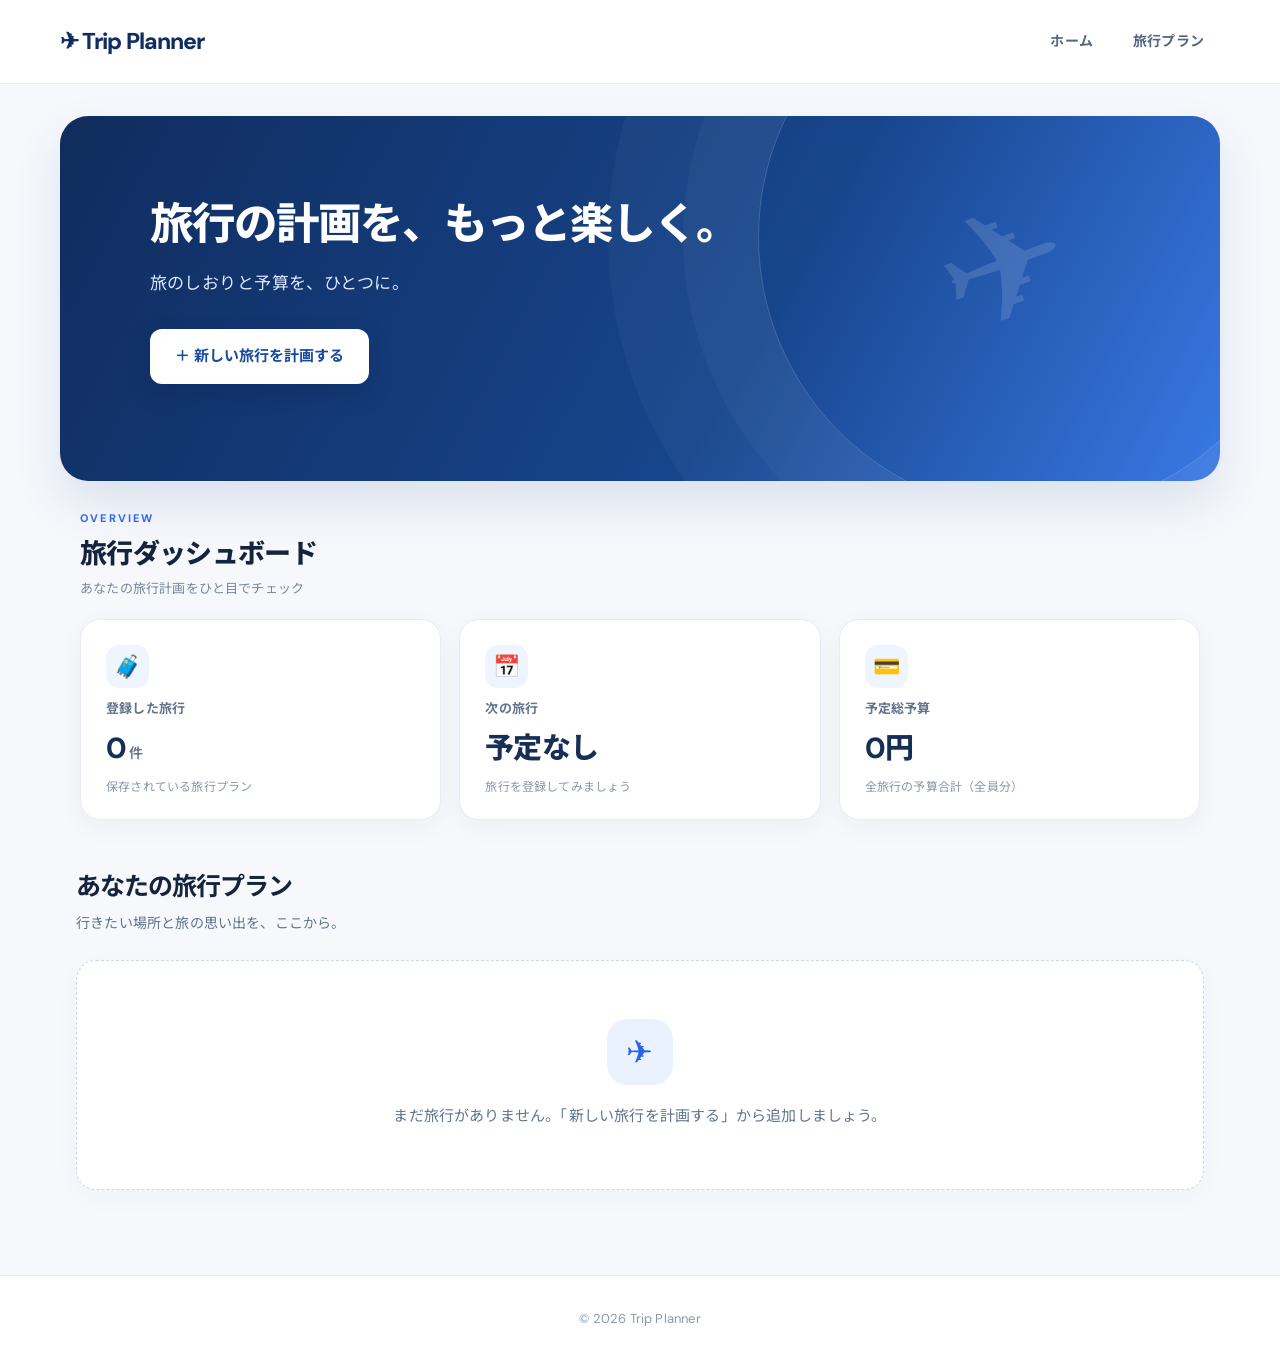
<file: index.html>
<!DOCTYPE html>
<html lang="ja">
<head>
  <meta charset="UTF-8">
  <meta name="viewport" content="width=device-width, initial-scale=1.0">
  <title>Trip Planner | 旅のしおり・予算管理</title>
  <link rel="preconnect" href="https://fonts.googleapis.com">
  <link rel="preconnect" href="https://fonts.gstatic.com" crossorigin>
  <link href="https://fonts.googleapis.com/css2?family=DM+Sans:wght@400;500;600;700;800&family=Noto+Sans+JP:wght@400;500;600;700;800&display=swap" rel="stylesheet">
  <link rel="stylesheet" href="style.css">
  <link rel="stylesheet" href="modern.css">
  <link rel="stylesheet" href="dashboard.css">
</head>
<body>
  <header class="header"><h1>✈ Trip Planner</h1><nav><a href="#home" id="home-link">ホーム</a><a href="#trips" id="trips-link">旅行プラン</a></nav></header>
  <main>
    <div id="home-view">
      <section class="hero" id="home"><h2>旅行の計画を、もっと楽しく。</h2><p>旅のしおりと予算を、ひとつに。</p><button type="button" id="open-form">＋ 新しい旅行を計画する</button></section>
      <section class="dashboard" aria-label="旅行ダッシュボード">
        <div class="dashboard-heading"><div><span class="dashboard-eyebrow">OVERVIEW</span><h2>旅行ダッシュボード</h2><p>あなたの旅行計画をひと目でチェック</p></div></div>
        <div class="dashboard-grid">
          <article class="dashboard-stat"><span class="dashboard-icon" aria-hidden="true">🧳</span><span class="dashboard-label">登録した旅行</span><strong id="dashboard-count">0<span class="dashboard-unit"> 件</span></strong><small>保存されている旅行プラン</small></article>
          <article class="dashboard-stat"><span class="dashboard-icon" aria-hidden="true">📅</span><span class="dashboard-label">次の旅行</span><strong id="dashboard-next">未登録</strong><small id="dashboard-next-date">旅行を登録してみましょう</small></article>
          <article class="dashboard-stat"><span class="dashboard-icon" aria-hidden="true">💳</span><span class="dashboard-label">予定総予算</span><strong id="dashboard-budget">0円</strong><small>全旅行の予算合計（全員分）</small></article>
        </div>
      </section>
      <section class="trips" id="trips"><h2>あなたの旅行プラン</h2><p class="muted">行きたい場所と旅の思い出を、ここから。</p><div id="trip-list" class="trip-list"></div></section>
    </div>
    <section id="detail-view" class="detail-view" hidden>
      <button type="button" id="back-home" class="text-button">← 旅行一覧へ戻る</button>
      <div class="detail-heading"><h2 id="detail-title"></h2><p id="detail-subtitle" class="muted"></p></div>
      <div class="tabs" role="group" aria-label="表示切り替え"><button type="button" id="tab-itinerary" class="tab active">旅のしおり</button><button type="button" id="tab-budget" class="tab">予算管理</button></div>
      <section id="itinerary-panel"><div id="day-tabs" class="day-tabs"></div><div class="section-row"><h3 id="selected-day-title">旅程</h3><button type="button" id="add-event">＋ 旅程を追加する</button></div><div id="event-list" class="event-list"></div></section>
      <section id="budget-panel" hidden><div class="budget-overview"><div class="stat stat-total"><span>旅行全体の総予算</span><strong id="budget-total"></strong><small id="budget-total-formula"></small></div><div class="stat"><span>旅行人数</span><strong id="budget-people"></strong></div><div class="stat"><span>1人あたりの旅行予算</span><strong id="budget-per-person"></strong></div><div class="stat"><span>支出予定</span><strong id="budget-spent"></strong></div><div class="stat"><span>使える残り予算（全員分）</span><strong id="budget-remaining"></strong></div><div class="stat"><span>1人あたりの支出予定</span><strong id="budget-spent-per-person"></strong></div><div class="stat"><span>1人あたりの残り予算</span><strong id="budget-remaining-per-person"></strong></div></div><div class="progress"><div id="budget-progress"></div></div><p id="budget-percent" class="muted"></p><h3>費用の内訳</h3><div id="budget-breakdown"></div><p class="muted">旅のしおりで費用を入力すると、自動で集計されます。</p></section>
    </section>
  </main>
  <footer>© 2026 Trip Planner</footer>
  <dialog id="trip-dialog" class="modal"><form id="trip-form"><div class="modal-heading"><h2 id="trip-form-title">新しい旅行を作成</h2><button type="button" class="close-button" id="close-trip" aria-label="閉じる">×</button></div><label for="trip-name">旅行名</label><input id="trip-name" required maxlength="60" placeholder="例：大分温泉旅行"><label for="trip-destination">旅行先</label><input id="trip-destination" required maxlength="100" placeholder="例：大分県 別府市"><div class="two-cols"><div><label for="start-date">出発日</label><input id="start-date" type="date" required></div><div><label for="end-date">帰宅日</label><input id="end-date" type="date" required></div></div><label for="trip-people">旅行人数</label><input id="trip-people" type="number" min="1" max="100" step="1" value="1" required><label for="trip-budget">1人あたりの旅行予算（円）</label><input id="trip-budget" type="number" min="0" max="999999999" step="1" required placeholder="例：20000"><div class="budget-preview"><span>旅行全体の総予算（自動計算）</span><strong id="trip-budget-preview">0円</strong><small id="trip-budget-formula">予算 × 人数</small></div><p class="form-error" id="trip-error" role="alert"></p><button type="submit" class="full-button" id="save-trip">旅行プランを作成する</button></form></dialog>
  <dialog id="event-dialog" class="modal"><form id="event-form"><div class="modal-heading"><h2 id="event-form-title">旅程を追加</h2><button type="button" class="close-button" id="close-event" aria-label="閉じる">×</button></div><label for="event-date">日付</label><select id="event-date" required></select><label for="event-time">時間</label><input id="event-time" type="time" required><label for="event-title">旅程のタイトル</label><input id="event-title" required maxlength="80" placeholder="例：とり天ランチ"><label for="event-place">場所（任意）</label><input id="event-place" maxlength="100" placeholder="例：別府駅周辺"><label for="event-category">カテゴリー</label><select id="event-category"><option value="交通費">🚃 交通費</option><option value="食費">🍽️ 食費</option><option value="宿泊費">🏨 宿泊費</option><option value="観光費">🎡 観光費</option><option value="買い物">🛍️ 買い物</option><option value="その他">📌 その他</option></select><label for="event-cost-scope">費用の入力方法</label><select id="event-cost-scope"><option value="total">全員分の合計金額</option><option value="person">1人あたりの金額</option></select><label for="event-cost">費用（円）</label><input id="event-cost" type="number" min="0" max="999999999" step="1" required value="0"><label for="event-note">メモ（任意）</label><textarea id="event-note" rows="3" maxlength="500" placeholder="予約情報・持ち物など"></textarea><p class="form-error" id="event-error" role="alert"></p><button type="submit" class="full-button" id="save-event">旅程を保存する</button></form></dialog>
  <script src="script.js"></script>
</body>
</html>
</file>
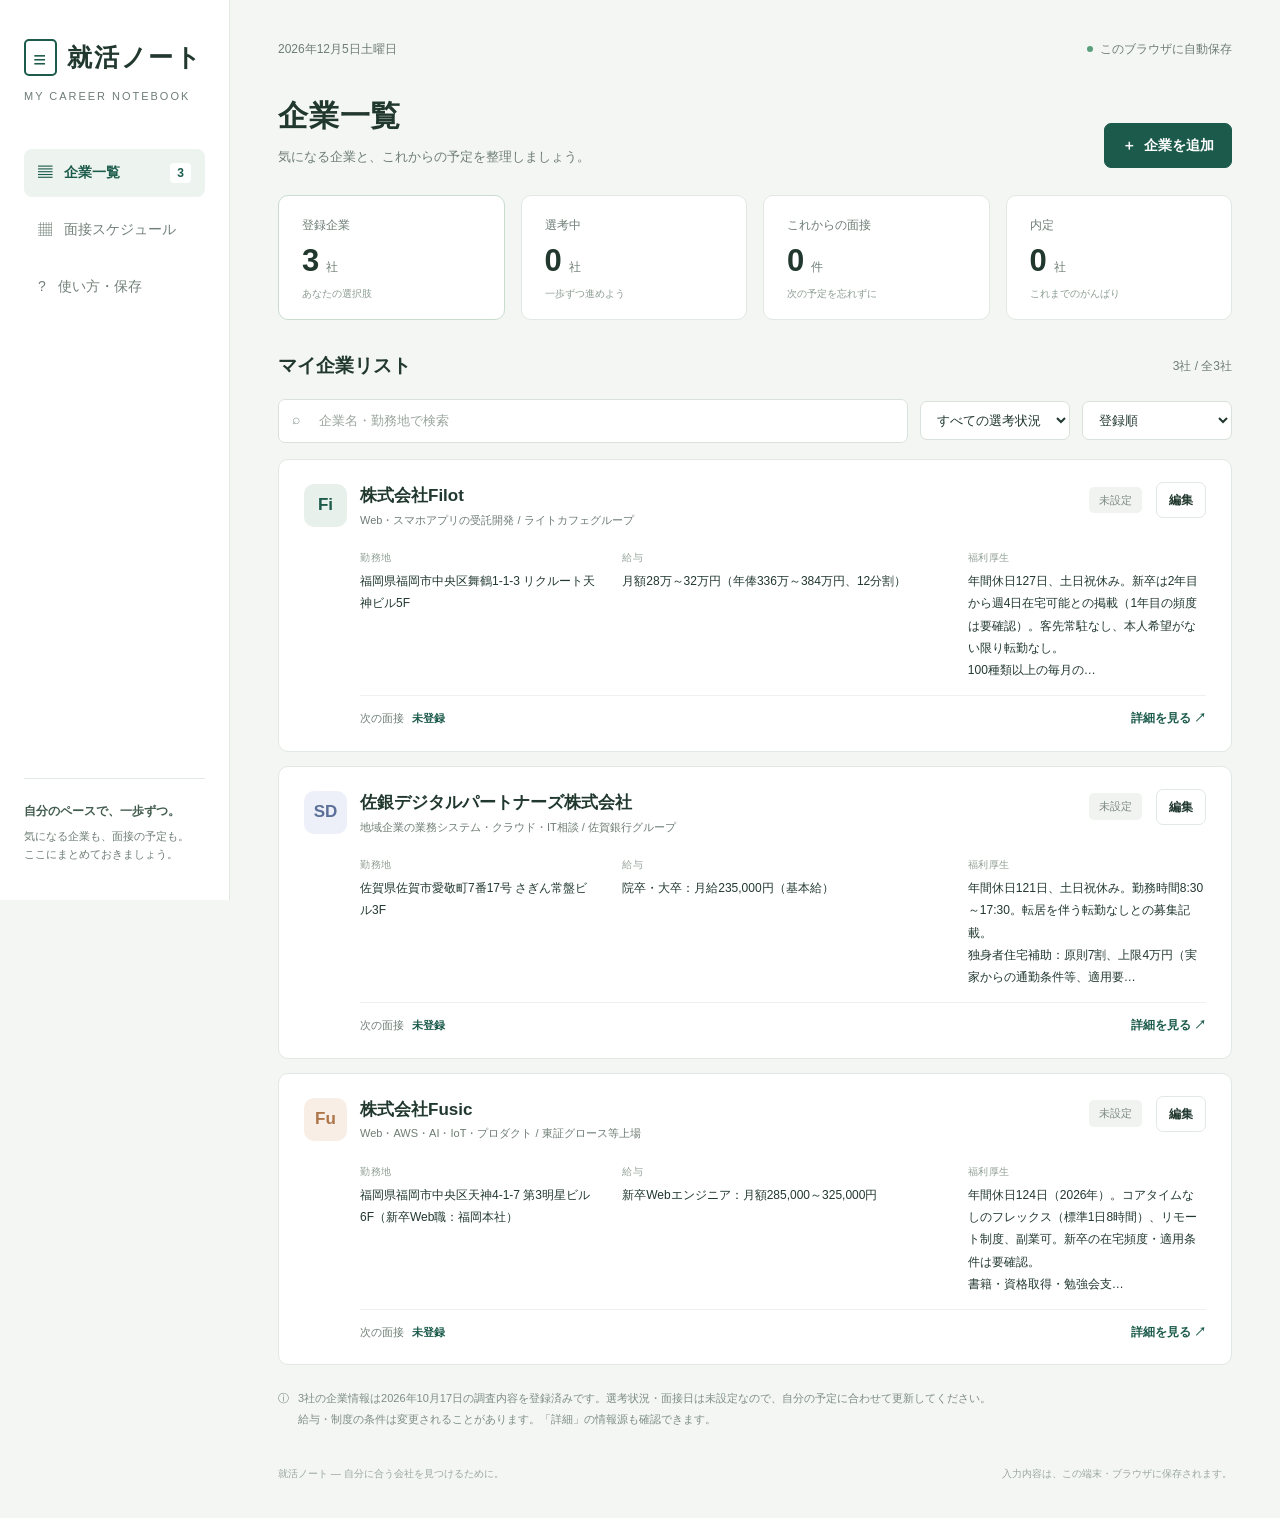
<file: job-hunt/index.html>
<!doctype html>
<html lang="ja"><head><meta charset="utf-8"><meta name="viewport" content="width=device-width,initial-scale=1"><meta name="theme-color" content="#174e45"><title>就活ノート | 企業と選考を、ひとつに。</title>
<style>
:root{--bg:#f4f6f4;--paper:#fff;--ink:#21382f;--muted:#6e7d75;--green:#1c5b4b;--line:#e2e8e3;--soft:#edf4ef;--orange:#ba7448;--blue:#467a9e}*{box-sizing:border-box}body{margin:0;font-family:"Yu Gothic","Hiragino Kaku Gothic ProN",Meiryo,sans-serif;color:var(--ink);background:var(--bg);font-size:14px;line-height:1.7}button,input,textarea,select{font:inherit}button{cursor:pointer}button:focus-visible,a:focus-visible,input:focus-visible,textarea:focus-visible,select:focus-visible{outline:3px solid #92bda1;outline-offset:3px}button:disabled{cursor:not-allowed;opacity:.5}a{color:var(--green)}.layout{display:grid;grid-template-columns:230px 1fr;min-height:100vh}.sidebar{background:#fff;border-right:1px solid var(--line);padding:36px 24px;position:sticky;top:0;height:100vh;display:flex;flex-direction:column}.brand{font-size:25px;font-weight:800;letter-spacing:.07em;display:flex;align-items:center;gap:10px}.logo{width:33px;height:37px;border:2px solid var(--green);border-radius:5px;display:inline-grid;place-items:center;color:var(--green);font-size:22px;font-weight:500}.brand-sub{font-size:11px;letter-spacing:.18em;color:var(--muted);margin:8px 0 44px}.nav{display:flex;flex-direction:column;gap:9px}.nav button{border:0;background:none;color:#718078;text-align:left;padding:12px 14px;border-radius:8px;display:flex;gap:12px;align-items:center}.nav button.active{background:var(--soft);color:var(--green);font-weight:700}.nav .count{margin-left:auto;background:#fff;border-radius:4px;padding:0 7px;font-size:12px}.side-foot{margin-top:auto;font-size:11px;color:var(--muted);border-top:1px solid var(--line);padding-top:22px}.side-foot b{display:block;color:#415b4d;font-size:12px;margin-bottom:5px}.main{max-width:1510px;width:100%;padding:39px 48px 36px}.top{display:flex;justify-content:space-between;align-items:center;color:var(--muted);font-size:12px;gap:14px}.small-logo{display:flex;align-items:center;gap:7px}.save-dot{width:6px;height:6px;background:#5a9f7c;border-radius:50%}.intro{display:flex;justify-content:space-between;align-items:flex-end;margin:34px 0 27px;gap:20px}h1{font-size:30px;line-height:1.5;letter-spacing:.025em;margin:0 0 8px}h2{font-size:19px;margin:0}p{margin:0}.intro p{color:var(--muted);font-size:13px}.btn{border:1px solid var(--line);background:#fff;border-radius:7px;padding:10px 17px;color:var(--ink);font-weight:600;display:inline-flex;gap:8px;align-items:center;justify-content:center;text-decoration:none;white-space:nowrap}.btn.primary{background:var(--green);color:#fff;border-color:var(--green)}.btn.small{font-size:12px;padding:7px 12px}.btn.danger{color:#a93d39;border-color:#e5c5c3}.btn:hover{filter:brightness(.97)}.metrics{display:grid;grid-template-columns:repeat(4,1fr);gap:16px;margin:0 0 30px}.metric{background:#fff;border:1px solid var(--line);border-radius:10px;padding:17px 23px}.metric label{font-size:12px;color:var(--muted)}.metric strong{display:block;font-size:31px;font-weight:600;line-height:1.55}.metric strong span{font-size:12px;font-weight:500;color:var(--muted);margin-left:7px}.metric:first-child{border-color:#c9ddcf}.metric .mini{font-size:10px;color:#8b9b91}.section-top{display:flex;justify-content:space-between;align-items:center;margin-bottom:16px}.section-top span{color:var(--muted);font-size:12px}.tools{display:flex;gap:12px;margin-bottom:16px;align-items:center;flex-wrap:wrap}.search{flex:1;min-width:210px;position:relative}.search span{position:absolute;left:14px;top:9px;color:#89998f}.search input{width:100%;padding-left:40px}.tools select{min-width:150px;width:auto}input,select,textarea{border:1px solid #d9e1db;border-radius:7px;background:white;color:var(--ink);padding:10px 12px;font-size:13px;width:100%}textarea{resize:vertical;min-height:100px}input::placeholder,textarea::placeholder{color:#9ba69f}.tools .btn{font-size:12px}.company-list{display:flex;flex-direction:column;gap:14px}.company{border:1px solid var(--line);border-radius:10px;background:#fff;padding:22px 25px;transition:border .15s}.company:hover{border-color:#b4cbbd}.company-head{display:flex;justify-content:space-between;gap:18px;align-items:flex-start}.co-title{display:flex;align-items:center;gap:13px}.monogram{width:43px;height:43px;display:grid;place-items:center;flex-shrink:0;font-weight:700;background:#e7f0eb;color:var(--green);border-radius:10px;font-size:17px}.company:nth-child(3n+2) .monogram{background:#edf0f8;color:#5b6f98}.company:nth-child(3n) .monogram{background:#f9eee5;color:#ad754a}.company h3{font-size:17px;margin:0;line-height:1.7}.co-sub{color:var(--muted);font-size:11px;max-width:700px}.head-actions{display:flex;align-items:center;gap:14px;flex-shrink:0}.status{font-size:11px;padding:4px 10px;border-radius:5px;background:#f1f3f1;color:#7c8981;white-space:nowrap}.status.progress{background:#edf3fc;color:#4b719e}.status.offer{background:#e5f3e9;color:#2b7750}.status.end{background:#f5eeee;color:#98726b}.company-body{display:grid;grid-template-columns:1fr 1.35fr 1fr;gap:24px;padding:20px 0 14px;margin-left:56px}.field-label{font-size:10px;letter-spacing:.05em;color:#91a095;margin-bottom:4px}.field-val{font-size:12px;white-space:pre-line;line-height:1.85;overflow-wrap:anywhere}.company-foot{margin-left:56px;border-top:1px solid #eef1ee;padding-top:12px;display:flex;justify-content:space-between;align-items:center;gap:14px;font-size:11px;color:var(--muted)}.next{display:flex;align-items:center;gap:8px;flex-wrap:wrap}.next .date{color:var(--green);font-weight:700}.next .date.overdue{color:#b15d46}.text-btn{border:0;background:none;color:var(--green);padding:0;font-size:12px;font-weight:600}.empty{padding:65px 24px;text-align:center;background:#fff;border:1px dashed #ccd8d0;border-radius:10px;color:var(--muted)}.empty h3{color:var(--ink);font-size:17px}.hint{margin-top:23px;display:flex;gap:9px;color:#7d8d83;font-size:11px;line-height:1.9}.bottom{margin-top:35px;display:flex;justify-content:space-between;gap:16px;color:#9aa79e;font-size:10px}.schedule{background:white;border:1px solid var(--line);border-radius:10px;overflow:hidden}.schedule-row{display:flex;padding:22px;gap:25px;align-items:center;border-bottom:1px solid var(--line)}.schedule-row:last-child{border:0}.dayblock{min-width:100px;color:var(--green);font-size:23px;line-height:1.4;font-weight:700}.dayblock small{font-size:12px;display:block;color:var(--muted);font-weight:400}.schedule-row .grow{flex:1}.schedule-row h3{font-size:15px;margin:0 0 5px}.schedule-row p{font-size:12px;color:var(--muted)}.badge{font-size:11px;color:#a76345;background:#f9eee7;border-radius:5px;padding:4px 8px}dialog{border:0;border-radius:14px;padding:0;width:760px;max-width:calc(100vw - 30px);max-height:92vh;box-shadow:0 25px 90px #173a3033;color:var(--ink)}dialog::backdrop{background:#17382f55;backdrop-filter:blur(3px)}.dialog-head{padding:22px 28px;display:flex;justify-content:space-between;align-items:center;border-bottom:1px solid var(--line);position:sticky;top:0;background:#fff;z-index:2}.close{background:none;border:0;font-size:25px;color:#819389;padding:0 6px}.form-body{padding:24px 28px}.grid{display:grid;grid-template-columns:1fr 1fr;gap:17px}.grid .full{grid-column:1/-1}.form-group label{display:block;font-size:12px;font-weight:700;margin-bottom:7px}.form-group label span{font-weight:400;color:#89988e;font-size:10px;margin-left:7px}.form-group small{font-size:10px;color:var(--muted);display:block;margin-top:5px}.form-footer{display:flex;justify-content:space-between;gap:10px;position:sticky;bottom:0;background:#fff;border-top:1px solid var(--line);padding:17px 28px;z-index:2}.right{display:flex;gap:10px}.detail-body{padding:25px 28px}.detail-grid{display:grid;grid-template-columns:1fr 1fr;gap:24px}.detail-item.full{grid-column:1/-1}.detail-item label{font-size:11px;color:var(--muted);display:block;margin-bottom:7px}.detail-item p{white-space:pre-wrap;overflow-wrap:anywhere;font-size:13px}.sources{border-top:1px solid var(--line);margin-top:25px;padding-top:18px;font-size:11px;color:var(--muted)}.sources a{display:block;overflow-wrap:anywhere;margin-top:7px}.help-content{padding:25px 28px;font-size:13px}.help-content h3{font-size:15px;margin:20px 0 7px}.help-content h3:first-child{margin-top:0}.help-content p{color:var(--muted)}.backup-actions{display:flex;gap:10px;margin:20px 0}.toast{position:fixed;bottom:25px;left:50%;transform:translateX(-50%);background:#243d32;color:#fff;padding:12px 25px;border-radius:8px;z-index:10;font-size:13px;box-shadow:0 5px 20px #173a3026;max-width:90vw}.banner{border:1px solid #e4b798;background:#fff3e8;color:#89502d;padding:12px 16px;border-radius:8px;margin-bottom:15px;font-size:12px}.hidden{display:none!important}.required{color:#a45035!important}.counter{font-size:11px;color:var(--muted)}@media(min-width:1500px){.main{padding-left:65px;padding-right:65px}}@media(max-width:1100px){.layout{grid-template-columns:190px 1fr}.sidebar{padding:30px 18px}.brand{font-size:21px}.main{padding:30px 25px}.company-body{grid-template-columns:1fr 1.3fr;gap:13px}.company-body>div:last-child{grid-column:1/-1}.head-actions{gap:8px}.metrics{gap:10px}.metric{padding:15px}.co-title{align-items:flex-start}}@media(max-width:720px){.layout{display:block}.sidebar{height:auto;position:static;padding:17px 20px 0;border-right:0;border-bottom:1px solid var(--line)}.brand{font-size:21px}.brand-sub,.side-foot{display:none}.nav{flex-direction:row;gap:7px;margin-top:17px}.nav button{padding:10px 7px;font-size:11px;border-radius:7px 7px 0 0;white-space:nowrap;gap:6px}.nav .count{padding:0 5px}.nav button.active{background:var(--soft)}.main{padding:22px 17px}.intro{margin-top:24px;align-items:flex-start}h1{font-size:25px}.intro p{font-size:11px}.intro .btn{padding:9px 12px;font-size:12px}.metrics{grid-template-columns:repeat(2,1fr);margin-bottom:25px}.metric{padding:12px 16px}.metric strong{font-size:26px}.metric .mini{display:none}.top{font-size:10px}.company{padding:18px 16px}.company h3{font-size:15px}.monogram{width:35px;height:35px;font-size:14px;border-radius:8px}.company-head{display:block}.head-actions{justify-content:flex-end;margin-top:10px}.company-body{margin-left:0;gap:14px;padding:16px 0}.company-foot{margin-left:0}.co-sub{font-size:10px}.tools{gap:9px}.tools .search{flex-basis:100%}.tools select{flex:1;min-width:110px}.bottom{display:block}.grid,.detail-grid{grid-template-columns:1fr}.dialog-head,.form-body,.detail-body,.help-content{padding:20px}.form-footer{padding:14px 20px}.form-footer .btn{font-size:12px;padding:8px 12px}.hint{font-size:10px}.schedule-row{gap:15px;padding:18px 14px}.dayblock{min-width:75px;font-size:20px}.schedule-row h3{font-size:13px}.schedule-row .btn{padding:6px 9px;font-size:11px}}
</style></head><body>
<div class="layout"><aside class="sidebar"><div class="brand"><span class="logo">≡</span>就活ノート</div><div class="brand-sub">MY CAREER NOTEBOOK</div><nav class="nav" aria-label="メインメニュー"><button class="active" data-view="companies"><span aria-hidden="true">▤</span>企業一覧<span class="count" id="navCount">3</span></button><button data-view="schedule"><span aria-hidden="true">▦</span>面接スケジュール</button><button id="helpBtn"><span aria-hidden="true">?</span>使い方・保存</button></nav><div class="side-foot"><b>自分のペースで、一歩ずつ。</b>気になる企業も、面接の予定も。<br>ここにまとめておきましょう。</div></aside>
<main class="main"><div class="top"><div id="today"></div><div class="small-logo"><i class="save-dot"></i><span id="saveState">このブラウザに自動保存</span></div></div><div id="storageWarning" class="banner hidden" role="alert"></div>
<div class="intro"><div><h1 id="pageTitle">企業一覧</h1><p id="pageSubtitle">気になる企業と、これからの予定を整理しましょう。</p></div><button id="addBtn" class="btn primary"><span aria-hidden="true">＋</span>企業を追加</button></div>
<div class="metrics"><div class="metric"><label>登録企業</label><strong id="total">3<span>社</span></strong><div class="mini">あなたの選択肢</div></div><div class="metric"><label>選考中</label><strong id="progress">0<span>社</span></strong><div class="mini">一歩ずつ進めよう</div></div><div class="metric"><label>これからの面接</label><strong id="upcoming">0<span>件</span></strong><div class="mini">次の予定を忘れずに</div></div><div class="metric"><label>内定</label><strong id="offers">0<span>社</span></strong><div class="mini">これまでのがんばり</div></div></div>
<section id="companiesSection"><div class="section-top"><h2>マイ企業リスト</h2><span id="resultCount"></span></div><div class="tools"><div class="search"><span aria-hidden="true">⌕</span><input id="search" aria-label="企業を検索" placeholder="企業名・勤務地で検索"></div><select id="statusFilter" aria-label="選考状況で絞り込み"><option value="">すべての選考状況</option>未設定</option><option>検討中</option><option>応募済</option><option>書類選考</option><option>適性検査</option><option>一次面接</option><option>二次面接</option><option>最終面接</option><option>内定</option><option>辞退</option><option>選考終了</option></select><select id="sort" aria-label="並び順"><option value="registered">登録順</option><option value="interview">面接日が近い順</option><option value="name">企業名順</option></select></div><div id="companyList" class="company-list"></div><div class="hint"><span aria-hidden="true">ⓘ</span><p>3社の企業情報は2026年10月17日の調査内容を登録済みです。選考状況・面接日は未設定なので、自分の予定に合わせて更新してください。<br>給与・制度の条件は変更されることがあります。「詳細」の情報源も確認できます。</p></div></section>
<section id="scheduleSection" class="hidden"><div class="section-top"><h2>登録した面接予定</h2><span>各企業の「次の面接日」を表示</span></div><div id="scheduleList"></div></section>
<footer class="bottom"><span>就活ノート — 自分に合う会社を見つけるために。</span><span>入力内容は、この端末・ブラウザに保存されます。</span></footer>
</main></div>
<dialog id="editDialog" aria-labelledby="editTitle"><form id="companyForm"><div class="dialog-head"><h2 id="editTitle">企業を追加</h2><button type="button" class="close" data-close="editDialog" aria-label="閉じる">×</button></div><div class="form-body"><div class="grid">
<div class="form-group full"><label for="name">企業名<span class="required">必須</span></label><input id="name" name="name" required maxlength="120" placeholder="株式会社〇〇"></div>
<div class="form-group full"><label for="location">勤務地</label><input id="location" name="location" maxlength="500" placeholder="福岡県福岡市中央区 など"></div>
<div class="form-group full"><label for="salary">給与<span>基本給・固定残業代・賞与など</span></label><textarea id="salary" name="salary" maxlength="4000" placeholder="月給、賞与、手当の条件など"></textarea></div>
<div class="form-group full"><label for="benefits">福利厚生</label><textarea id="benefits" name="benefits" maxlength="4000" placeholder="住宅手当、資格支援、リモートワークなど"></textarea></div>
<div class="form-group"><label for="status">選考状況</label><select id="status" name="status"><option>未設定</option><option>検討中</option><option>応募済</option><option>書類選考</option><option>適性検査</option><option>一次面接</option><option>二次面接</option><option>最終面接</option><option>内定</option><option>辞退</option><option>選考終了</option></select></div>
<div class="form-group"><label for="interview">次の面接日<span>日本時間</span></label><input type="datetime-local" id="interview" name="interview"><small>日時が決まっていなければ、空欄のままで大丈夫です。</small></div>
<div class="form-group full"><label for="memo">メモ<span>面接会場・URL・質問したいことなど</span></label><textarea id="memo" name="memo" maxlength="8000" placeholder="説明会で確認したことや、次の準備をメモ"></textarea></div>
</div></div><div class="form-footer"><button id="deleteBtn" type="button" class="btn danger hidden">企業を削除</button><span id="newHint" class="counter">後からいつでも編集できます</span><div class="right"><button type="button" class="btn" data-close="editDialog">キャンセル</button><button class="btn primary" type="submit">保存する</button></div></div></form></dialog>
<dialog id="detailDialog" aria-labelledby="detailTitle"><div class="dialog-head"><h2 id="detailTitle"></h2><button class="close" data-close="detailDialog" aria-label="閉じる">×</button></div><div id="detailBody" class="detail-body"></div><div class="form-footer"><span></span><button id="detailEdit" class="btn primary">企業情報を編集</button></div></dialog>
<dialog id="helpDialog" aria-labelledby="helpTitle"><div class="dialog-head"><h2 id="helpTitle">使い方・データの保存</h2><button class="close" data-close="helpDialog" aria-label="閉じる">×</button></div><div class="help-content"><h3>1. このページをブックマーク</h3><p>次回も同じURLを、同じブラウザで開けば使えます。特別なソフトのインストールは必要ありません。</p><h3>2. 企業を追加・編集</h3><p>右上の「企業を追加」から登録できます。登録済みの企業は「編集」から情報や選考状況を変更。「次の面接日」を入れるとスケジュールにも表示されます。</p><h3>3. ときどきバックアップ</h3><p>入力内容はこのブラウザに自動保存します。端末間の自動同期はありません。ブラウザのデータ削除や端末の変更に備えて、バックアップを保存してください。面接日時は日本時間で扱います。</p><div class="backup-actions"><button class="btn primary" id="exportBtn">バックアップを保存</button><button class="btn" id="importBtn">バックアップを読み込む</button></div><input class="hidden" id="importFile" type="file" accept=".json,application/json"><p>読み込み時は、現在の企業リストを置き換えます。必要に応じて先にバックアップを保存してください。</p><h3>企業情報について</h3><p>初期の3社は2026年10月17日の公開情報を基にしています。給与の表記は新卒向けの条件を優先し、不明な条件は「要確認」と記載しています。実際の適用条件は採用担当者に確認してください。</p></div></dialog>
<div id="toast" class="toast hidden" role="status" aria-live="polite"></div>
<script>
'use strict';
const KEY='shukatsu-notebook-v1';
const STATUSES=['未設定','検討中','応募済','書類選考','適性検査','一次面接','二次面接','最終面接','内定','辞退','選考終了'];
const ENDED=new Set(['内定','辞退','選考終了']);
const SEED=[
{id:'filot',name:'株式会社Filot',location:'福岡県福岡市中央区舞鶴1-1-3 リクルート天神ビル5F',summary:'Web・スマホアプリの受託開発 / ライトカフェグループ',salary:'月額28万～32万円（年俸336万～384万円、12分割）\n月28万円の例：基本給211,390円＋固定残業代68,610円（45時間分）。超過分は別途支給。\n賞与なし。資格手当は別途。試用期間は最大6か月で月額1万円減。',benefits:'年間休日127日、土日祝休み。新卒は2年目から週4日在宅可能との掲載（1年目の頻度は要確認）。客先常駐なし、本人希望がない限り転勤なし。\n100種類以上の毎月の資格手当、書籍・Udemy・外部研修支援、奨学金返還支援、ランチ・ジム等の補助、選択制企業型DC。交通費は月5万円まで。副業可（条件確認）。',status:'未設定',interview:'',memo:'新卒研修3か月。初期配属の開発・運用比率、昇給基準、資格手当の上限を確認したい。\nマイナビには応募受付終了の表示あり。継続中の選考や追加募集は担当者に確認。',sources:[['新卒採用データ（マイナビ2027）','https://job.mynavi.jp/27/pc/search/corp287370/recruiting_course27000124/recruiting_course.html'],['公式FAQ','https://www.filot.co.jp/faq'],['公式福利厚生','https://www.filot.co.jp/benefits']],researched:'2026-10-17'},
{id:'sagin',name:'佐銀デジタルパートナーズ株式会社',location:'佐賀県佐賀市愛敬町7番17号 さぎん常盤ビル3F',summary:'地域企業の業務システム・クラウド・IT相談 / 佐賀銀行グループ',salary:'院卒・大卒：月給235,000円（基本給）\n固定残業制度なし。時間外手当は別途。賞与年2回（6月・12月）、昇給年1回（7月）。試用期間なし。\n通勤・時間外・家族・住宅手当あり。賞与の月数は要確認。',benefits:'年間休日121日、土日祝休み。勤務時間8:30～17:30。転居を伴う転勤なしとの募集記載。\n独身者住宅補助：原則7割、上限4万円（実家からの通勤条件等、適用要件は要確認）。社会保険・組合健保、資格取得支援・報奨金。\nリモート勤務、副業、車通勤の条件は要確認。',status:'未設定',interview:'',memo:'新入社員向け外部研修約3か月＋社内OJT。総合職採用のため、SEへの配属方法を確認したい。\n住宅補助について、実家からの通勤が困難な場合などの対象要件を確認する。',sources:[['新卒採用データ（マイナビ2027）','https://job.mynavi.jp/27/pc/corpinfo/displayEmployment/index?corpId=88478&recruitingCourseId=27055353'],['公式採用情報','https://sagin-dp.jp/recruitment/'],['公式会社案内','https://sagin-dp.jp/about/']],researched:'2026-10-17'},
{id:'fusic',name:'株式会社Fusic',location:'福岡県福岡市中央区天神4-1-7 第3明星ビル6F（新卒Web職：福岡本社）',summary:'Web・AWS・AI・IoT・プロダクト / 東証グロース等上場',salary:'新卒Webエンジニア：月額285,000～325,000円\n基本給210,860～240,460円＋固定残業代74,140～84,540円（45時間分）。超過分は別途支給。\n賞与年2回の実績（6月・12月）、給与改定年2回（7月・1月）。新卒の賞与額・試用条件は要確認。',benefits:'年間休日124日（2026年）。コアタイムなしのフレックス（標準1日8時間）、リモート制度、副業可。新卒の在宅頻度・適用条件は要確認。\n書籍・資格取得・勉強会支援、技術時間確保、奨学金返済支援、引っ越し一時金、社員持株会。交通費は月5万円まで。扶養手当あり。',status:'未設定',interview:'',memo:'応募要件にプログラミング経験あり。OJTは3か月～半年が目安。挙手による案件参加や若手PMの機会を案内。\n制作物と技術学習を説明できるようにする。希望領域・若手の要件定義経験・在宅条件を確認したい。',sources:[['公式新卒Webエンジニア募集','https://fusic.co.jp/recruit/positions/14'],['公式仕事環境','https://fusic.co.jp/recruit/environments'],['公式会社概要','https://fusic.co.jp/company/outline']],researched:'2026-10-17'}];
const $=id=>document.getElementById(id);
const esc=v=>String(v??'').replace(/[&<>"']/g,c=>({'&':'&amp;','<':'&lt;','>':'&gt;','"':'&quot;',"'":'&#39;'}[c]));
const clone=v=>JSON.parse(JSON.stringify(v));
let companies=[],editing=null,detailId=null,currentView='companies',storageProblem=false,unreadableBackup=false;
function storageError(message){storageProblem=true;$('saveState').textContent='保存を確認してください';$('storageWarning').textContent=message;$('storageWarning').classList.remove('hidden');}
function load(){try{const raw=localStorage.getItem(KEY);if(raw===null){companies=clone(SEED);persist();return}companies=validateBackup(JSON.parse(raw));}catch(e){companies=clone(SEED);unreadableBackup=true;storageError('保存済みデータを読み取れませんでした。元の保存データを上書きしないよう、現在は保存を停止しています。「使い方・保存」からバックアップを確認してください。');}}
function persist(){if(unreadableBackup)return false;try{localStorage.setItem(KEY,JSON.stringify({version:1,companies}));storageProblem=false;$('saveState').textContent='このブラウザに自動保存';$('storageWarning').classList.add('hidden');return true}catch(e){storageError('ブラウザへの保存に失敗しました。画面を閉じる前に「使い方・保存」からバックアップを保存してください。');return false}}
function validateBackup(data){if(!data||data.version!==1||!Array.isArray(data.companies)||data.companies.length>2000)throw Error('このアプリのバックアップ形式ではありません。');const ids=new Set();return data.companies.map(c=>{if(!c||typeof c.id!=='string'||!c.id||c.id.length>150||ids.has(c.id))throw Error('企業IDが不正または重複しています。');ids.add(c.id);for(const [k,max] of Object.entries({name:120,location:500,salary:4000,benefits:4000,memo:8000})){if(typeof c[k]!=='string'||c[k].length>max)throw Error('企業情報の形式や文字数が不正です。');}if(!c.name.trim()||!STATUSES.includes(c.status)||typeof c.interview!=='string'||(c.interview&&!validDate(c.interview)))throw Error('企業名・選考状況・面接日を確認してください。');return {id:c.id,name:c.name,location:c.location,salary:c.salary,benefits:c.benefits,memo:c.memo,status:c.status,interview:c.interview,summary:typeof c.summary==='string'?c.summary.slice(0,500):'',researched:typeof c.researched==='string'?c.researched.slice(0,20):'',sources:Array.isArray(c.sources)?c.sources.filter(s=>Array.isArray(s)&&s.length===2&&typeof s[0]==='string'&&typeof s[1]==='string'&&/^https:\/\//.test(s[1])).slice(0,10):[]};})}
function validDate(v){if(!/^\d{4}-\d{2}-\d{2}T\d{2}:\d{2}$/.test(v))return false;let d=new Date(v+':00+09:00');return !Number.isNaN(d.getTime())&&new Intl.DateTimeFormat('sv-SE',{timeZone:'Asia/Tokyo',year:'numeric',month:'2-digit',day:'2-digit',hour:'2-digit',minute:'2-digit',hour12:false}).format(d).replace(' ','T')===v}
const stamp=v=>v?new Date(v+':00+09:00').getTime():Infinity;
function dateText(v){return new Intl.DateTimeFormat('ja-JP',{timeZone:'Asia/Tokyo',year:'numeric',month:'long',day:'numeric',weekday:'short',hour:'2-digit',minute:'2-digit'}).format(new Date(v+':00+09:00'))}
const active=c=>c.status!=='未設定'&&c.status!=='検討中'&&!ENDED.has(c.status);
function statusClass(v){return v==='内定'?'offer':(['辞退','選考終了'].includes(v)?'end':(active({status:v})?'progress':''))}
function short(v,n){v=String(v||'');return v.length>n?v.slice(0,n)+'…':v}
function label(text,value){return '<div><div class="field-label">'+esc(text)+'</div><div class="field-val">'+esc(value||'未登録')+'</div></div>'}
function render(){
$('total').innerHTML=companies.length+'<span>社</span>';$('navCount').textContent=companies.length;$('progress').innerHTML=companies.filter(active).length+'<span>社</span>';$('upcoming').innerHTML=companies.filter(c=>c.interview&&!ENDED.has(c.status)&&stamp(c.interview)>=Date.now()).length+'<span>件</span>';$('offers').innerHTML=companies.filter(c=>c.status==='内定').length+'<span>社</span>';
const q=$('search').value.trim().toLocaleLowerCase('ja'),st=$('statusFilter').value;
let list=companies.filter(c=>(!q||(c.name+' '+c.location).toLocaleLowerCase('ja').includes(q))&&(!st||c.status===st));
if($('sort').value==='interview')list.sort((a,b)=>stamp(a.interview)-stamp(b.interview));if($('sort').value==='name')list.sort((a,b)=>a.name.localeCompare(b.name,'ja'));
$('resultCount').textContent=list.length+'社 / 全'+companies.length+'社';
$('companyList').innerHTML=list.length?list.map(c=>{const past=c.interview&&stamp(c.interview)<Date.now();return '<article class="company"><div class="company-head"><div class="co-title"><span class="monogram" aria-hidden="true">'+esc(c.name.replace(/株式会社/g,'').replace('佐銀デジタルパートナーズ','SD').slice(0,2))+'</span><div><h3>'+esc(c.name)+'</h3><div class="co-sub">'+esc(c.summary||'あなたが追加した企業')+'</div></div></div><div class="head-actions"><span class="status '+statusClass(c.status)+'">'+esc(c.status)+'</span><button class="btn small" data-edit="'+esc(c.id)+'" aria-label="'+esc(c.name)+'を編集">編集</button></div></div><div class="company-body">'+label('勤務地',short(c.location,68))+label('給与',short(c.salary.split('\n')[0],85))+label('福利厚生',short(c.benefits,80))+'</div><div class="company-foot"><div class="next"><span>次の面接</span><span class="date '+(past?'overdue':'')+'">'+(c.interview?esc(dateText(c.interview))+(past?'（経過）':''):'未登録')+'</span></div><button class="text-btn" data-detail="'+esc(c.id)+'">詳細を見る ↗</button></div></article>'}).join(''):'<div class="empty"><h3>'+(companies.length?'条件に合う企業がありません':'最初の企業を登録しましょう')+'</h3><p>'+(companies.length?'検索語や選考状況を変更してください。':'「企業を追加」から、気になる会社をまとめられます。')+'</p></div>';
renderSchedule();}
function renderSchedule(){const list=companies.filter(c=>c.interview).slice().sort((a,b)=>stamp(a.interview)-stamp(b.interview));$('scheduleList').innerHTML=list.length?'<div class="schedule">'+list.map(c=>{const d=new Date(c.interview+':00+09:00'),past=stamp(c.interview)<Date.now();const monthDay=new Intl.DateTimeFormat('ja-JP',{timeZone:'Asia/Tokyo',month:'numeric',day:'numeric'}).format(d),time=new Intl.DateTimeFormat('ja-JP',{timeZone:'Asia/Tokyo',hour:'2-digit',minute:'2-digit',weekday:'short'}).format(d);return '<div class="schedule-row"><div class="dayblock">'+esc(monthDay)+'<small>'+esc(time)+'</small></div><div class="grow"><h3>'+esc(c.name)+'</h3><p>'+esc(c.status)+(past?' / 経過した予定':'')+(ENDED.has(c.status)?' / 選考終了等の企業':'')+'</p></div><button class="btn small" data-edit="'+esc(c.id)+'">編集</button></div>'}).join('')+'</div>':'<div class="empty"><h3>面接の予定はまだありません</h3><p>企業の「編集」から次の面接日を登録すると、ここに表示されます。</p></div>';}
function showToast(m){$('toast').textContent=m;$('toast').classList.remove('hidden');clearTimeout(showToast.timer);showToast.timer=setTimeout(()=>$('toast').classList.add('hidden'),3800)}
function openEdit(id=null){editing=id;let c=id?companies.find(c=>c.id===id):null;if(id&&!c)return;$('companyForm').reset();for(const k of ['name','location','salary','benefits','status','interview','memo'])$(k).value=c?c[k]:(k==='status'?'未設定':'');$('editTitle').textContent=c?'企業情報を編集':'企業を追加';$('deleteBtn').classList.toggle('hidden',!c);$('newHint').classList.toggle('hidden',!!c);$('editDialog').showModal();$('name').focus();}
function detail(id){const c=companies.find(c=>c.id===id);if(!c)return;detailId=id;$('detailTitle').textContent=c.name;const fields=[['勤務地',c.location],['選考状況',c.status],['次の面接日',c.interview?dateText(c.interview)+'（日本時間）':'未登録'],['給与',c.salary],['福利厚生',c.benefits],['メモ',c.memo]];$('detailBody').innerHTML='<div class="detail-grid">'+fields.map(([k,v],i)=>'<div class="detail-item '+(i>=3?'full':'')+'"><label>'+esc(k)+'</label><p>'+esc(v||'未登録')+'</p></div>').join('')+'</div>'+(c.sources?.length?'<div class="sources">初期情報の調査日：'+esc(c.researched)+'（編集後の入力内容は自身で確認してください）'+c.sources.map(([l,u])=>'<a href="'+esc(u)+'" target="_blank" rel="noopener noreferrer">'+esc(l)+' ↗</a>').join('')+'</div>':'');$('detailDialog').showModal();}
$('companyForm').addEventListener('submit',e=>{e.preventDefault();if(unreadableBackup){showToast('保存データの読み込み問題を先に解決してください');return}const name=$('name').value.trim();if(!name){$('name').setCustomValidity('企業名を入力してください');$('name').reportValidity();return}const interview=$('interview').value;if(interview&&!validDate(interview)){showToast('面接の日時を確認してください');return}const old=companies.find(c=>c.id===editing);const c={...(old||{id:crypto.randomUUID?crypto.randomUUID():'company-'+Date.now()+'-'+Math.random().toString(36).slice(2),summary:'',sources:[],researched:''}),name,location:$('location').value.trim(),salary:$('salary').value.trim(),benefits:$('benefits').value.trim(),status:$('status').value,interview,memo:$('memo').value.trim()};if(editing)companies=companies.map(x=>x.id===editing?c:x);else companies.push(c);let ok=persist();render();$('editDialog').close();showToast(ok?'企業情報を保存しました':'画面に反映しました。バックアップを保存してください');});
$('name').addEventListener('input',()=>$('name').setCustomValidity(''));
$('deleteBtn').addEventListener('click',()=>{const c=companies.find(c=>c.id===editing);if(!c||unreadableBackup)return;if(!confirm('「'+c.name+'」を削除しますか？\n企業情報と面接予定が削除されます。'))return;companies=companies.filter(x=>x.id!==editing);persist();render();$('editDialog').close();showToast('企業を削除しました');});
document.addEventListener('click',e=>{const edit=e.target.closest('[data-edit]'),det=e.target.closest('[data-detail]'),close=e.target.closest('[data-close]');if(edit)openEdit(edit.dataset.edit);if(det)detail(det.dataset.detail);if(close)$(close.dataset.close).close();});
$('addBtn').onclick=()=>openEdit();$('detailEdit').onclick=()=>{$('detailDialog').close();openEdit(detailId)};$('helpBtn').onclick=()=>$('helpDialog').showModal();
for(const el of ['search','statusFilter','sort'])$(el).addEventListener(el==='search'?'input':'change',render);
document.querySelectorAll('[data-view]').forEach(btn=>btn.addEventListener('click',()=>{currentView=btn.dataset.view;document.querySelectorAll('[data-view]').forEach(b=>b.classList.toggle('active',b===btn));$('companiesSection').classList.toggle('hidden',currentView!=='companies');$('scheduleSection').classList.toggle('hidden',currentView!=='schedule');$('pageTitle').textContent=currentView==='companies'?'企業一覧':'面接スケジュール';$('pageSubtitle').textContent=currentView==='companies'?'気になる企業と、これからの予定を整理しましょう。':'次の一歩を、予定に。面接までの準備を進めましょう。';renderSchedule();}));
function download(text,name){const blob=new Blob([text],{type:'application/json;charset=utf-8'}),url=URL.createObjectURL(blob),a=document.createElement('a');a.href=url;a.download=name;document.body.append(a);a.click();a.remove();setTimeout(()=>URL.revokeObjectURL(url),5000)}
$('exportBtn').onclick=()=>{const date=new Intl.DateTimeFormat('sv-SE',{timeZone:'Asia/Tokyo',year:'numeric',month:'2-digit',day:'2-digit'}).format(new Date());if(unreadableBackup){let raw;try{raw=localStorage.getItem(KEY)}catch(e){}if(raw)download(raw,'就活ノート_復旧用_'+date+'.json');else showToast('元の保存データを取得できませんでした');return}download(JSON.stringify({version:1,exportedAt:new Date().toISOString(),companies},null,2),'就活ノート_'+date+'.json');showToast('バックアップをダウンロードしました');};
$('importBtn').onclick=()=>$('importFile').click();
$('importFile').onchange=async e=>{const f=e.target.files[0];if(!f)return;try{if(f.size>12000000)throw Error('ファイルが大きすぎます。12MB以下のJSONを選んでください。');const next=validateBackup(JSON.parse(await f.text()));if(!confirm(next.length+'社の情報を読み込み、現在のリストを置き換えますか？\n必要なら先にバックアップを保存してください。'))return;const old=companies,wasUnreadable=unreadableBackup;companies=next;unreadableBackup=false;if(!persist()){companies=old;unreadableBackup=wasUnreadable;render();throw Error('ブラウザに保存できないため、読み込みを取り消しました。')}render();showToast('バックアップを読み込みました');}catch(err){alert('読み込めませんでした。\n'+(err instanceof SyntaxError?'JSON形式のバックアップを選んでください。':err.message));}finally{e.target.value=''}};
$('today').textContent=new Intl.DateTimeFormat('ja-JP',{timeZone:'Asia/Tokyo',year:'numeric',month:'long',day:'numeric',weekday:'long'}).format(new Date());
load();render();
setInterval(()=>render(),60000);
</script></body></html>
</file>
<file: style.css>
*{box-sizing:border-box}body{margin:0;background:#f5f8ff;color:#1e293b;font-family:"Segoe UI",Arial,sans-serif}button,input,select,textarea{font:inherit}button{cursor:pointer;border:0;border-radius:10px;padding:12px 18px;background:#2563eb;color:white}button:hover{background:#1d4ed8}button:focus-visible,a:focus-visible,input:focus-visible,select:focus-visible,textarea:focus-visible{outline:3px solid #93c5fd;outline-offset:2px}.header{background:#fff;padding:20px 8%;display:flex;align-items:center;justify-content:space-between;box-shadow:0 2px 12px #0000000b}.header h1{color:#2563eb;font-size:24px;margin:0}.header a{color:#475569;text-decoration:none;margin-left:22px}.hero{text-align:center;padding:85px 20px;background:linear-gradient(135deg,#dbeafe,#eff6ff)}.hero h2{font-size:36px;margin:0 0 15px}.hero p,.muted{color:#64748b}.hero p{margin-bottom:25px}.trips,.detail-view{max-width:1100px;margin:48px auto;padding:0 20px;min-height:230px}.trip-list{display:grid;grid-template-columns:repeat(auto-fill,minmax(270px,1fr));gap:24px;margin-top:25px}.trip-card,.event-card,.stat{background:white;border-radius:16px;box-shadow:0 5px 20px #0000000e;overflow:hidden}.trip-image{background:linear-gradient(135deg,#bfdbfe,#dbeafe);font-size:48px;text-align:center;padding:35px}.trip-info{padding:22px}.trip-info h3{margin:0 0 12px;font-size:21px}.trip-info p{color:#64748b;font-size:14px;overflow-wrap:anywhere}.trip-date{display:flex;flex-wrap:wrap;align-items:center;gap:6px;margin:14px 0}.date-part{display:inline-flex;gap:5px;align-items:center}.weekday-badge{padding:3px 7px;border-radius:6px;font-size:12px;font-weight:700}.saturday{background:#dbeafe;color:#1d4ed8}.sunday{background:#fee2e2;color:#dc2626}.weekday{background:#f1f5f9;color:#64748b}.trip-budget{font-size:18px!important;color:#1e293b!important;font-weight:700}.card-buttons,.event-actions{display:flex;flex-wrap:wrap;gap:8px;margin-top:18px}.card-buttons button{flex:1;padding:10px}.secondary-button{background:#e8efff;color:#1d4ed8}.secondary-button:hover{background:#dbeafe}.delete-button{background:#fee2e2;color:#b91c1c}.delete-button:hover{background:#fecaca}.text-button{background:transparent;color:#2563eb;padding:10px 0}.text-button:hover{background:transparent;text-decoration:underline}.detail-heading h2{font-size:30px;margin:22px 0 6px}.tabs{display:flex;gap:10px;border-bottom:1px solid #dbe4f0;margin:26px 0}.tab{border-radius:10px 10px 0 0;background:transparent;color:#64748b}.tab.active{background:#dbeafe;color:#1d4ed8;font-weight:700}.tab:hover{background:#eff6ff;color:#1d4ed8}.day-tabs{display:flex;gap:10px;flex-wrap:wrap;margin-bottom:25px}.day-button{background:white;color:#334155;border:1px solid #cbd5e1;min-width:112px}.day-button.selected{background:#dbeafe;border-color:#2563eb;color:#1d4ed8}.day-button:hover{background:#eff6ff;color:#1d4ed8}.section-row{display:flex;justify-content:space-between;align-items:center;gap:15px;margin-bottom:18px}.section-row h3{margin:0}.event-list{display:grid;gap:14px}.event-card{padding:20px;display:flex;gap:18px;align-items:flex-start}.event-time{min-width:55px;font-weight:700;color:#2563eb}.event-body{flex:1;min-width:0}.event-body h4{margin:0 0 9px;overflow-wrap:anywhere}.event-body p{margin:6px 0;font-size:14px;color:#64748b;overflow-wrap:anywhere;white-space:pre-wrap}.event-actions button{padding:8px 12px;font-size:13px}.empty-state{padding:36px;text-align:center;color:#64748b;background:white;border-radius:16px}.budget-overview{display:grid;grid-template-columns:repeat(3,minmax(0,1fr));gap:14px}.stat{padding:22px}.stat span{display:block;color:#64748b;font-size:14px;margin-bottom:12px}.stat strong{font-size:23px;overflow-wrap:anywhere}.negative{color:#dc2626!important}.progress{height:12px;background:#e2e8f0;border-radius:20px;overflow:hidden;margin-top:22px}.progress div{height:100%;background:#2563eb;width:0;transition:width .2s}.breakdown-row{display:flex;justify-content:space-between;gap:15px;background:white;padding:16px 20px;border-bottom:1px solid #f1f5f9}.modal{width:min(92%,500px);max-height:90vh;overflow-y:auto;border:0;border-radius:18px;padding:28px;box-shadow:0 15px 50px #00000025}.modal::backdrop{background:#0f172a99}.modal-heading{display:flex;justify-content:space-between;align-items:center;gap:12px}.modal-heading h2{font-size:22px;margin:0}.close-button{background:#f1f5f9;color:#475569;font-size:22px;padding:5px 12px}.close-button:hover{background:#e2e8f0}.modal label{display:block;font-size:14px;font-weight:700;margin:17px 0 8px}.modal input,.modal select,.modal textarea{width:100%;padding:12px;border:1px solid #cbd5e1;border-radius:9px;background:white;color:#1e293b}.two-cols{display:grid;grid-template-columns:1fr 1fr;gap:12px}.full-button{width:100%;margin-top:16px}.form-error{color:#dc2626;min-height:16px;font-size:13px}footer{text-align:center;padding:32px;color:#94a3b8}@media(max-width:650px){.header{flex-direction:column;gap:12px;padding:16px}.hero{padding:65px 20px}.hero h2{font-size:27px}.budget-overview{grid-template-columns:1fr}.two-cols{grid-template-columns:1fr}.modal{padding:20px}.section-row{align-items:flex-start;flex-direction:column}.event-card{gap:12px}}

/* 人数と予算の追加表示 */
.budget-overview{grid-template-columns:repeat(3,minmax(0,1fr))}
.trip-budget{line-height:1.7}
@media(max-width:650px){.budget-overview{grid-template-columns:1fr 1fr}.stat{padding:15px}.stat strong{font-size:18px}}
@media(max-width:380px){.budget-overview{grid-template-columns:1fr}}

/* フォントとカラーの統一 */
body { font-family: "DM Sans", "Noto Sans JP", sans-serif; line-height: 1.65; letter-spacing: .012em; }
button, input, select, textarea { font-family: inherit; }
h1, h2, h3, h4, strong { letter-spacing: -.025em; }
.hero h2 { font-weight: 800; }
.trip-info h3, .detail-heading h2 { font-weight: 800; }
button { font-weight: 700; }
/* 総予算は濃い青で目立たせる */
.budget-overview .stat-total { background: linear-gradient(135deg,#1d4ed8,#2563eb); color: white; grid-column: span 2; box-shadow: 0 10px 24px #1d4ed830; }
.budget-overview .stat-total span, .budget-overview .stat-total small { color: #dbeafe; }
.budget-overview .stat-total strong { color: #fff; font-size: clamp(26px,3vw,34px); display:block; }
.budget-overview .stat-total small { display:block; margin-top:6px; font-size:13px; }
/* 旅行作成・編集フォームの自動計算 */
.budget-preview { margin-top:20px; border-radius:15px; background:linear-gradient(135deg,#1d4ed8,#2563eb); color:white; padding:19px 20px; }
.budget-preview span { display:block; font-size:13px; color:#dbeafe; }
.budget-preview strong { display:block; font-size:29px; font-weight:800; margin:3px 0; }
.budget-preview small { color:#dbeafe; }
/* 旅行一覧の総予算 */
.card-total { background:#eff6ff; color:#1d4ed8; font-weight:800; padding:12px 14px; border-radius:10px; margin-top:10px; }
@media(max-width:650px) { .budget-overview .stat-total { grid-column:span 2; } }
@media(max-width:380px) { .budget-overview .stat-total { grid-column:span 1; } }
</file>
<file: modern.css>
/* Trip Planner — Modern Minimal × Dashboard theme
   Load this stylesheet AFTER style.css. Existing JavaScript and data remain unchanged. */
:root{--ink:#15243c;--sub:#61738b;--blue:#2864e8;--deep:#102d62;--line:#e5ebf4;--surface:#fff;--canvas:#f6f8fc}
html{scroll-behavior:smooth}body{background:var(--canvas);color:var(--ink);font-family:"DM Sans","Noto Sans JP",sans-serif;-webkit-font-smoothing:antialiased}
button{transition:transform .18s ease,box-shadow .18s ease,background .18s ease}button:not(:disabled):active{transform:translateY(1px)}
.header{position:relative;z-index:2;max-width:none;padding:20px max(24px,calc((100vw - 1160px)/2));background:#fff;border-bottom:1px solid var(--line);box-shadow:none}
.header h1{color:var(--deep);font-size:23px;font-weight:800;letter-spacing:-.04em}.header nav{display:flex;align-items:center;gap:8px}.header a{margin:0;padding:10px 16px;border-radius:12px;font-size:14px;font-weight:700;color:#55677f}.header a:hover{background:#f0f5ff;color:var(--blue)}
#home-view{padding-bottom:35px}
.hero{position:relative;isolation:isolate;overflow:hidden;max-width:1160px;margin:32px auto 0;border-radius:28px;padding:78px 7%;min-height:365px;text-align:left;background:linear-gradient(118deg,#102c5e 0%,#17458c 60%,#3978e4 100%);box-shadow:0 22px 48px #183f831f}
.hero::before{content:"";position:absolute;right:-90px;top:-155px;width:550px;height:550px;border:1px solid #ffffff30;border-radius:50%;box-shadow:0 0 0 75px #ffffff08,0 0 0 150px #ffffff08;z-index:-1}
.hero::after{content:"✈";position:absolute;right:13%;top:20%;font-size:155px;line-height:1;color:#ffffff22;transform:rotate(-20deg);font-family:Arial,sans-serif;pointer-events:none}
.hero h2{position:relative;max-width:700px;color:#fff;font-size:clamp(29px,3.4vw,48px);line-height:1.4;font-weight:800;letter-spacing:-.045em;margin:0 0 14px}
.hero p{position:relative;font-size:17px;color:#dbe9ff;margin:0 0 32px;letter-spacing:.025em}
.hero #open-form{position:relative;padding:15px 25px;border-radius:12px;background:#fff;color:#194b9e;font-size:15px;box-shadow:0 10px 22px #071f4d40}.hero #open-form:hover{background:#eaf2ff;transform:translateY(-2px)}
.trips{max-width:1160px;margin:46px auto 50px;padding:0 16px;min-height:290px}.trips>h2{font-size:25px;letter-spacing:-.04em;margin:0 0 5px}.trips>.muted{font-size:14px;margin:0;color:var(--sub)}
.trip-list{grid-template-columns:repeat(auto-fill,minmax(295px,1fr));gap:20px;margin-top:25px;align-items:stretch}
.trip-card{border:1px solid var(--line);border-radius:20px;box-shadow:0 8px 30px #213c6710;transition:transform .2s ease,box-shadow .2s ease;background:#fff}.trip-card:hover{transform:translateY(-3px);box-shadow:0 16px 40px #213c6720}
.trip-info{padding:25px}.trip-info h3{font-size:21px;color:var(--ink);margin:0 0 12px}.trip-info p{color:var(--sub);font-size:14px}.trip-date{padding:10px 0;border-top:1px solid #edf1f7;border-bottom:1px solid #edf1f7}.trip-budget{font-size:15px!important;color:#334b6d!important}
.card-total{background:#eaf1ff;border:1px solid #d7e5ff;color:#194da6;border-radius:12px;padding:13px 15px;font-size:16px;line-height:1.5}
.card-buttons{display:grid;grid-template-columns:1fr 1fr;gap:8px}.card-buttons button{min-width:0;flex:initial;font-size:13px;padding:11px 8px}.card-buttons button:first-child{grid-column:1/-1;background:var(--blue);padding:13px}.card-buttons button:first-child:hover{background:#174fc6}.secondary-button{background:#eff4ff;color:#2255b0}.delete-button{background:#fff1f1;color:#b63a46}
.empty-state{grid-column:1/-1;display:flex;flex-direction:column;align-items:center;justify-content:center;min-height:230px;margin:0;padding:46px 24px;background:#fff;border:1px dashed #cbd9ee;border-radius:20px;color:#63758f;box-shadow:0 8px 25px #213c6708;font-size:15px;text-align:center;line-height:1.9}
.empty-state::before{content:"✈";display:flex;align-items:center;justify-content:center;width:66px;height:66px;margin-bottom:17px;border-radius:20px;background:#eaf1ff;color:#2864e8;font-size:32px}
.detail-view{max-width:1160px;margin:40px auto 70px}.detail-heading h2{font-size:32px;color:var(--ink)}.tabs{border-color:var(--line)}.tab.active{background:#eaf1ff;color:#1b4da4}.event-card,.stat{border:1px solid var(--line);box-shadow:0 7px 25px #213c670b}.event-card{border-radius:16px}.day-button{border-radius:12px}.day-button.selected{background:#eaf1ff}.budget-overview .stat-total{background:linear-gradient(125deg,#102e66,#2465df)}
.modal{border-radius:24px;box-shadow:0 24px 70px #081b3a44}.modal-heading h2{color:var(--ink)}.modal input,.modal select,.modal textarea{border-radius:11px}.full-button{background:var(--blue);padding:14px}.budget-preview{background:linear-gradient(125deg,#102e66,#2465df)}
footer{border-top:1px solid var(--line);background:#fff;color:#8a99ae;font-size:13px}
[hidden]{display:none!important}
@media(max-width:1200px){.hero{margin-left:20px;margin-right:20px}}
@media(max-width:650px){.header{padding:14px 20px;flex-direction:row;gap:8px}.header h1{font-size:19px}.header nav{gap:0}.header a{font-size:12px;padding:8px}.hero{margin:16px 14px 0;padding:54px 25px 57px;min-height:320px;border-radius:21px}.hero h2{font-size:30px;max-width:340px}.hero p{font-size:14px;max-width:250px}.hero::after{right:2%;top:5%;font-size:95px}.hero #open-form{padding:13px 16px;font-size:13px}.trips{margin:36px auto;padding:0 18px}.trips>h2{font-size:22px}.trip-list{grid-template-columns:1fr;gap:16px}.trip-info{padding:21px}.detail-view{padding:0 18px}.detail-heading h2{font-size:26px}.budget-overview{grid-template-columns:1fr 1fr}.budget-overview .stat-total{grid-column:span 2}}
@media(max-width:380px){.header h1{font-size:17px}.header a{font-size:11px;padding:7px}.hero h2{font-size:27px}.budget-overview{grid-template-columns:1fr}.budget-overview .stat-total{grid-column:span 1}}
@media(prefers-reduced-motion:reduce){*,*::before,*::after{scroll-behavior:auto!important;transition:none!important}}
</file>
<file: dashboard.css>
/* Trip Planner Dashboard — loaded after modern.css */
.dashboard{max-width:1160px;margin:28px auto 42px;padding:0 20px;color:#15243c}
.dashboard-heading{margin:0 0 20px}
.dashboard-eyebrow{display:block;font-size:11px;letter-spacing:.2em;font-weight:800;color:#356de8;margin-bottom:8px}
.dashboard-heading h2{font-size:clamp(21px,2.5vw,27px);line-height:1.4;margin:0 0 5px;font-weight:800;color:#15243c}
.dashboard-heading p{font-size:13px;color:#7a889c;margin:0}
.dashboard-grid{display:grid;grid-template-columns:repeat(3,minmax(0,1fr));gap:18px}
.dashboard-stat{min-width:0;display:flex;flex-direction:column;align-items:flex-start;gap:10px;background:#fff;border:1px solid #e7edf5;border-radius:20px;padding:25px 25px 23px;box-shadow:0 7px 26px rgba(20,40,80,.045)}
.dashboard-icon{width:43px;height:43px;display:grid;place-items:center;background:#eff5ff;border-radius:13px;font-size:22px}
.dashboard-label{font-size:13px;font-weight:700;color:#63748b}
.dashboard-stat strong{font-size:clamp(20px,2.4vw,29px);font-weight:800;line-height:1.3;letter-spacing:-.03em;color:#172e57;overflow-wrap:anywhere}
.dashboard-unit{font-size:14px;color:#64748b;font-weight:600;letter-spacing:normal}
.dashboard-stat small{font-size:12px;line-height:1.5;color:#8a97a8}
@media(max-width:760px){.dashboard{margin:22px auto 32px;padding:0 15px}.dashboard-grid{grid-template-columns:1fr;gap:12px}.dashboard-stat{padding:18px 20px;gap:8px}.dashboard-stat strong{font-size:24px}}
</file>
